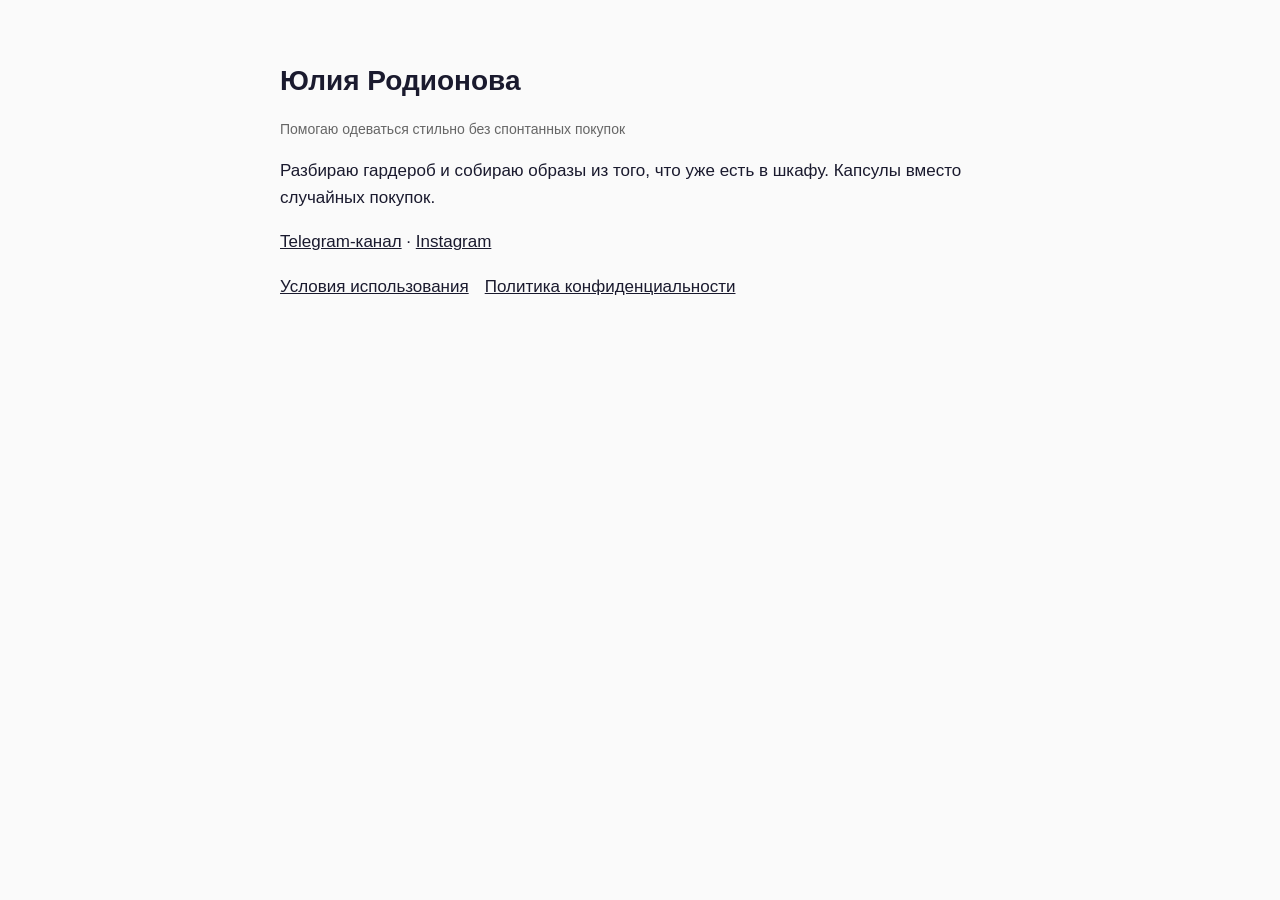
<file: index.html>
<!doctype html><html lang="ru"><head><meta charset="utf-8"><meta name="viewport" content="width=device-width,initial-scale=1">
<title>Юлия Родионова — стиль без спонтанных покупок</title><link rel="stylesheet" href="style.css"></head><body>
<h1>Юлия Родионова</h1>
<p class="muted">Помогаю одеваться стильно без спонтанных покупок</p>
<p>Разбираю гардероб и собираю образы из того, что уже есть в шкафу. Капсулы вместо случайных покупок.</p>
<p><a href="https://t.me/yuliashrodionova">Telegram-канал</a> · <a href="https://www.instagram.com/rodionovayulia__/">Instagram</a></p>
<nav><a href="terms.html">Условия использования</a><a href="privacy.html">Политика конфиденциальности</a></nav>
</body></html>
</file>
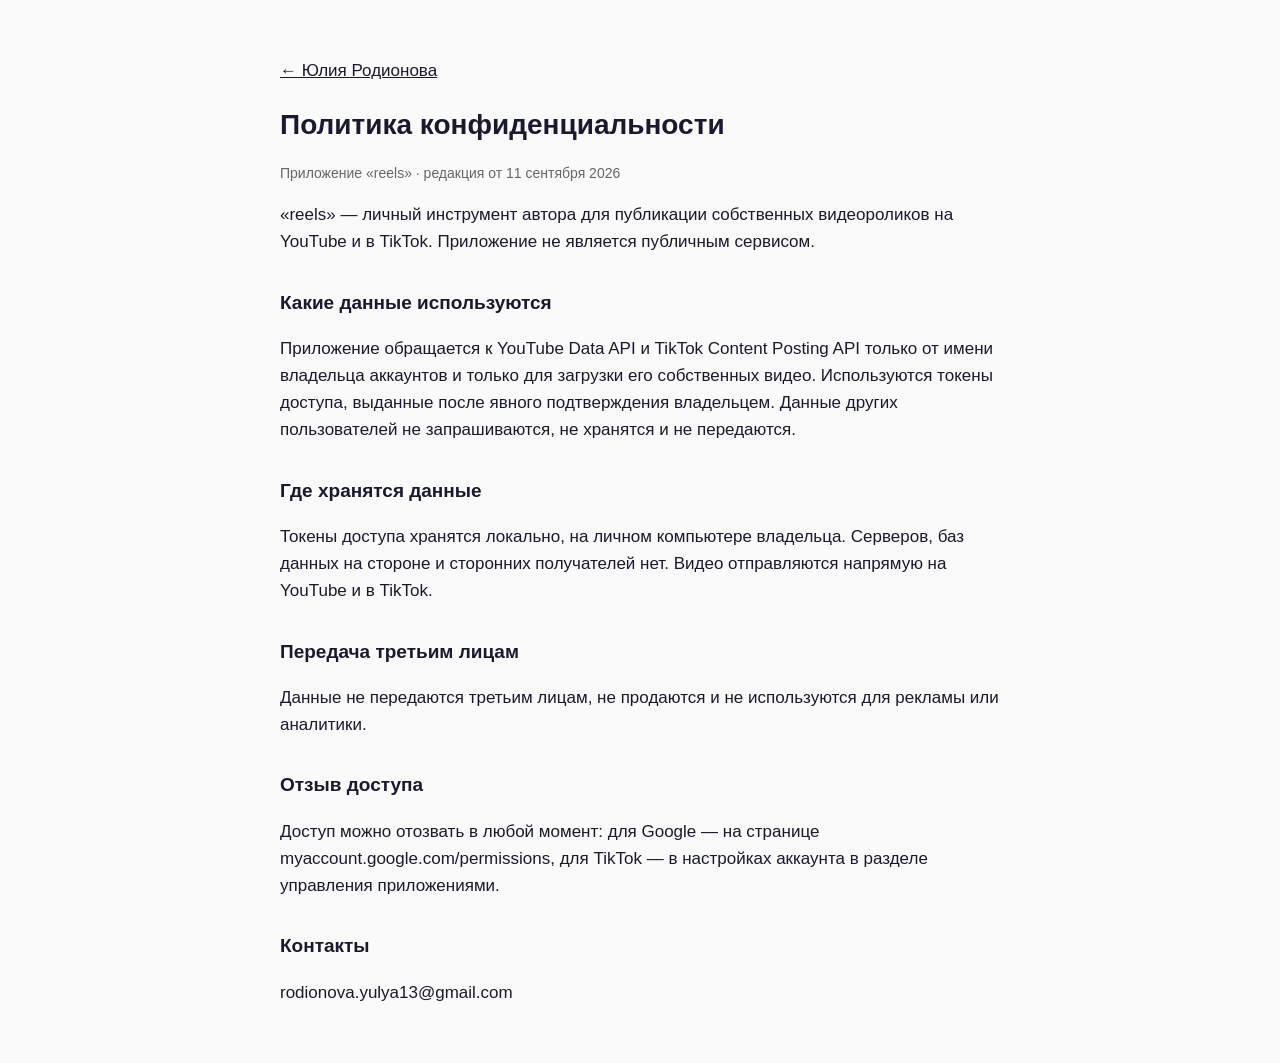
<file: privacy.html>
<!doctype html><html lang="ru"><head><meta charset="utf-8"><meta name="viewport" content="width=device-width,initial-scale=1">
<title>Политика конфиденциальности — reels</title><link rel="stylesheet" href="style.css"></head><body>
<p><a href="index.html">← Юлия Родионова</a></p>
<h1>Политика конфиденциальности</h1><p class="muted">Приложение «reels» · редакция от 11 сентября 2026</p>
<p>«reels» — личный инструмент автора для публикации собственных видеороликов на YouTube и в TikTok. Приложение не является публичным сервисом.</p>
<h2>Какие данные используются</h2><p>Приложение обращается к YouTube Data API и TikTok Content Posting API только от имени владельца аккаунтов и только для загрузки его собственных видео. Используются токены доступа, выданные после явного подтверждения владельцем. Данные других пользователей не запрашиваются, не хранятся и не передаются.</p>
<h2>Где хранятся данные</h2><p>Токены доступа хранятся локально, на личном компьютере владельца. Серверов, баз данных на стороне и сторонних получателей нет. Видео отправляются напрямую на YouTube и в TikTok.</p>
<h2>Передача третьим лицам</h2><p>Данные не передаются третьим лицам, не продаются и не используются для рекламы или аналитики.</p>
<h2>Отзыв доступа</h2><p>Доступ можно отозвать в любой момент: для Google — на странице myaccount.google.com/permissions, для TikTok — в настройках аккаунта в разделе управления приложениями.</p>
<h2>Контакты</h2><p>rodionova.yulya13@gmail.com</p>
</body></html>
</file>
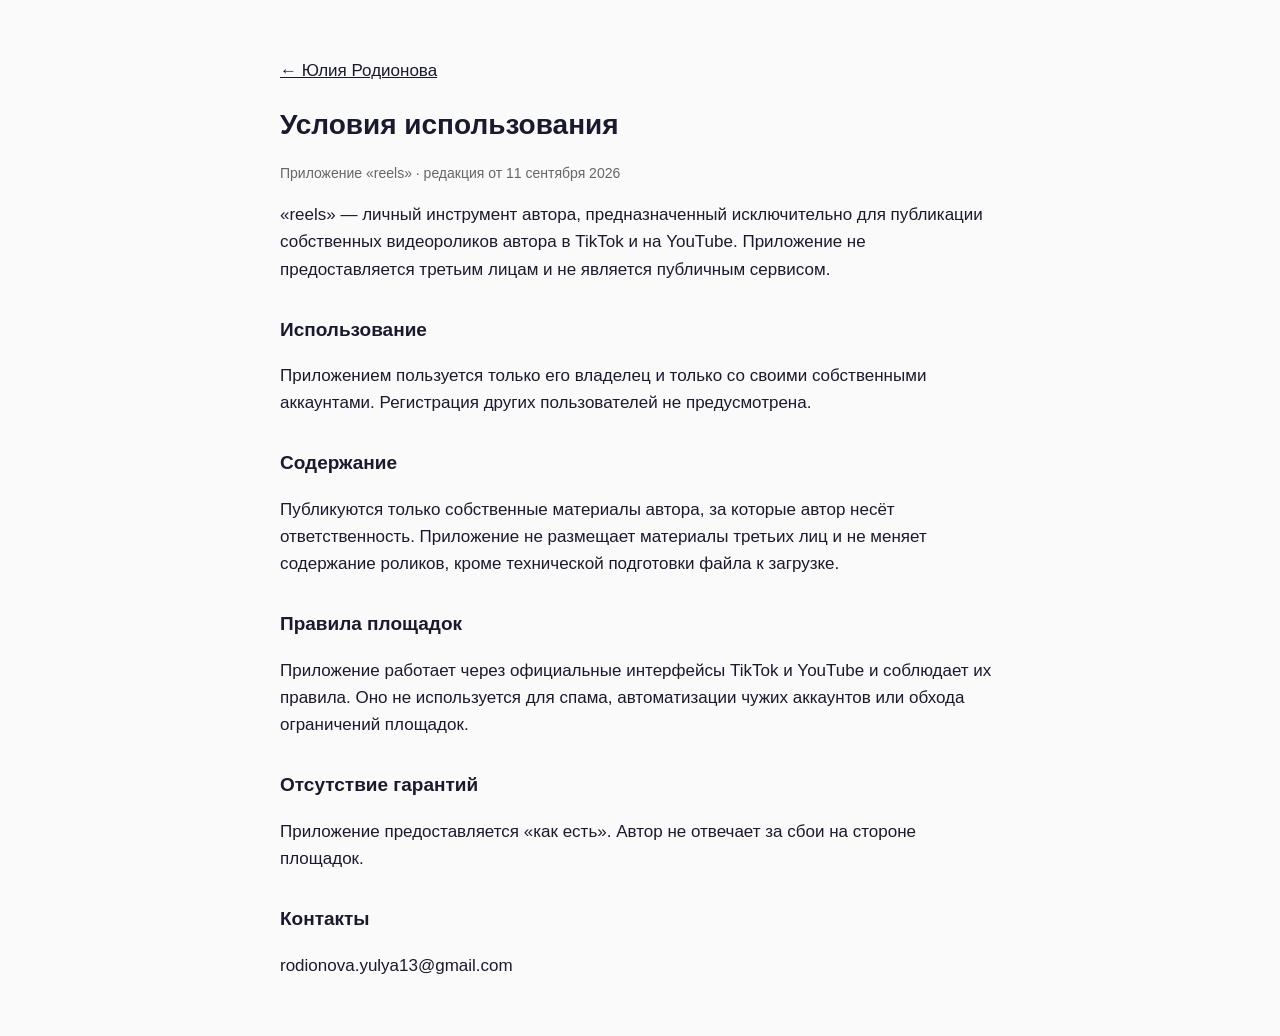
<file: terms.html>
<!doctype html><html lang="ru"><head><meta charset="utf-8"><meta name="viewport" content="width=device-width,initial-scale=1">
<title>Условия использования — reels</title><link rel="stylesheet" href="style.css"></head><body>
<p><a href="index.html">← Юлия Родионова</a></p>
<h1>Условия использования</h1><p class="muted">Приложение «reels» · редакция от 11 сентября 2026</p>
<p>«reels» — личный инструмент автора, предназначенный исключительно для публикации собственных видеороликов автора в TikTok и на YouTube. Приложение не предоставляется третьим лицам и не является публичным сервисом.</p>
<h2>Использование</h2><p>Приложением пользуется только его владелец и только со своими собственными аккаунтами. Регистрация других пользователей не предусмотрена.</p>
<h2>Содержание</h2><p>Публикуются только собственные материалы автора, за которые автор несёт ответственность. Приложение не размещает материалы третьих лиц и не меняет содержание роликов, кроме технической подготовки файла к загрузке.</p>
<h2>Правила площадок</h2><p>Приложение работает через официальные интерфейсы TikTok и YouTube и соблюдает их правила. Оно не используется для спама, автоматизации чужих аккаунтов или обхода ограничений площадок.</p>
<h2>Отсутствие гарантий</h2><p>Приложение предоставляется «как есть». Автор не отвечает за сбои на стороне площадок.</p>
<h2>Контакты</h2><p>rodionova.yulya13@gmail.com</p>
</body></html>
</file>
<file: style.css>
body{font:17px/1.6 -apple-system,Segoe UI,Roboto,sans-serif;max-width:720px;margin:0 auto;padding:40px 20px;color:#1a1a2e;background:#fafafa}
h1{font-size:28px;margin-bottom:4px}h2{font-size:19px;margin-top:32px}
a{color:#1a1a2e}.muted{color:#666;font-size:14px}nav a{margin-right:16px}
</file>
